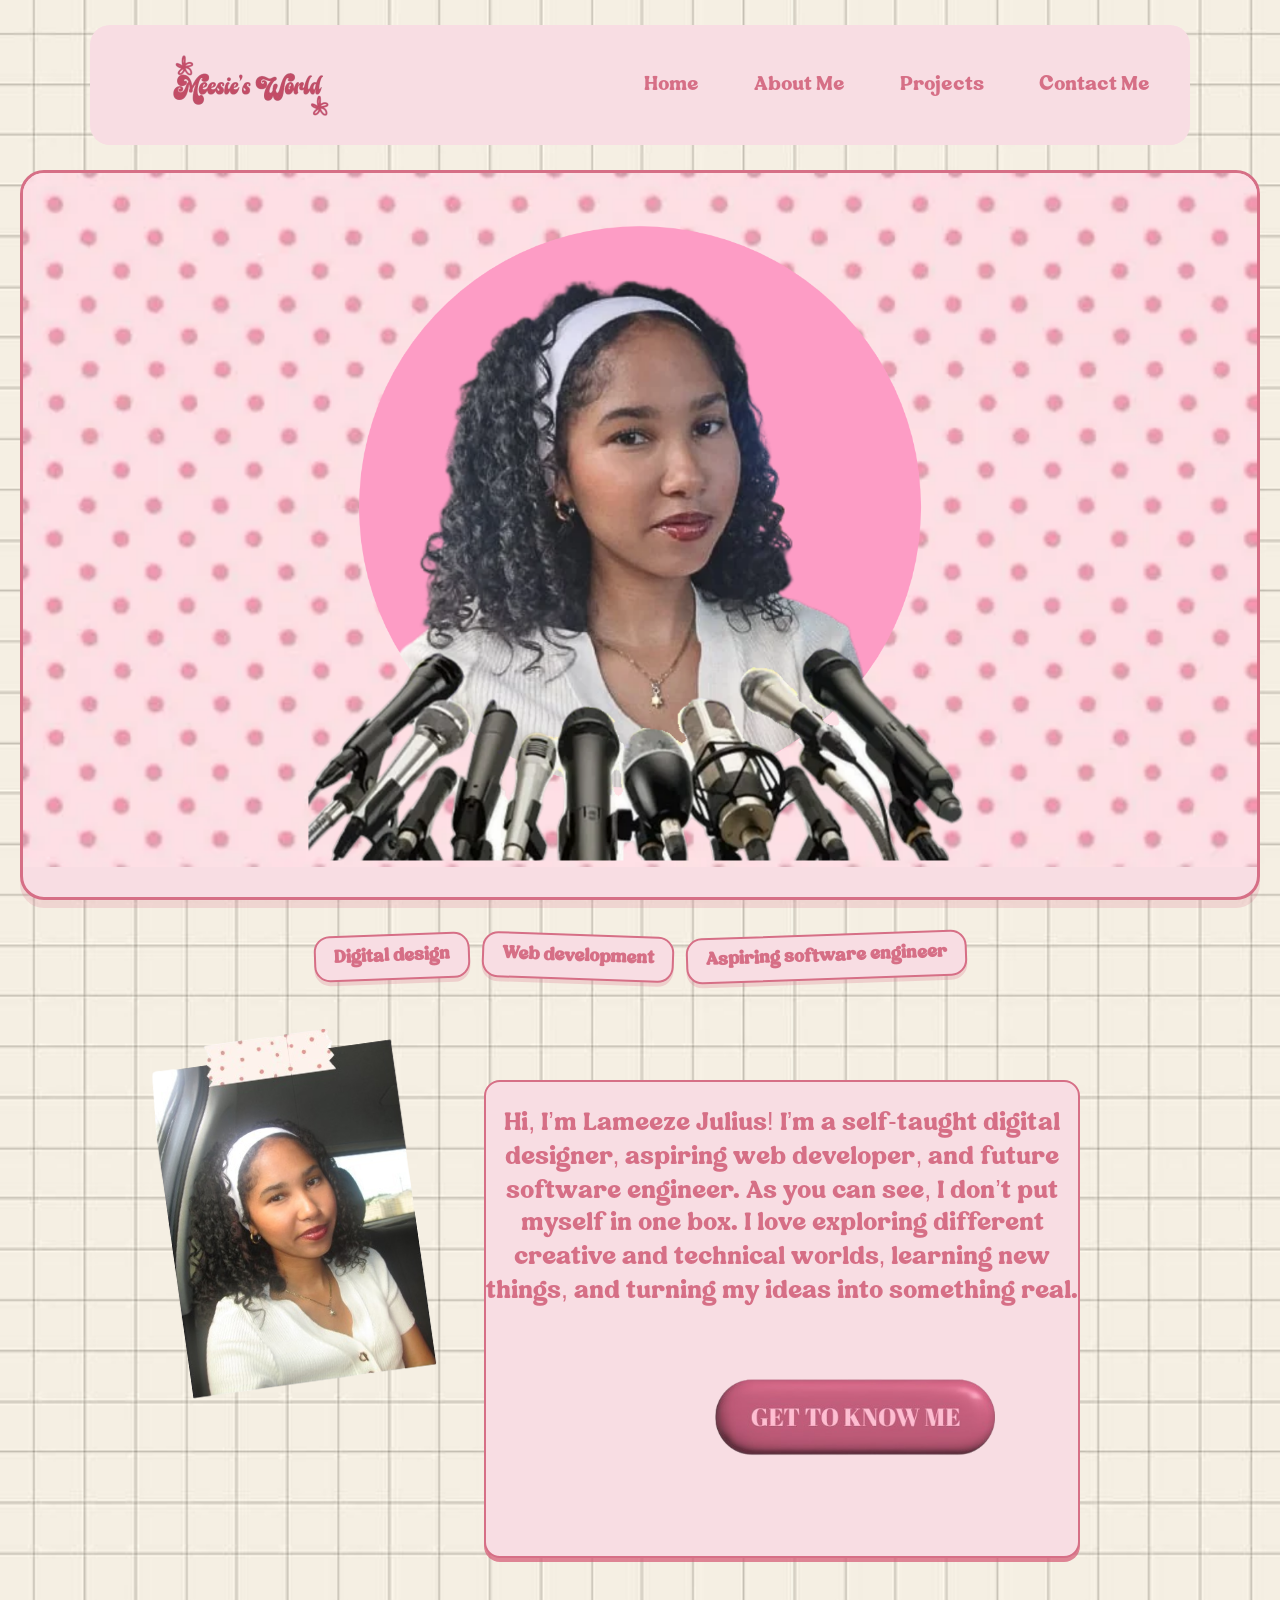
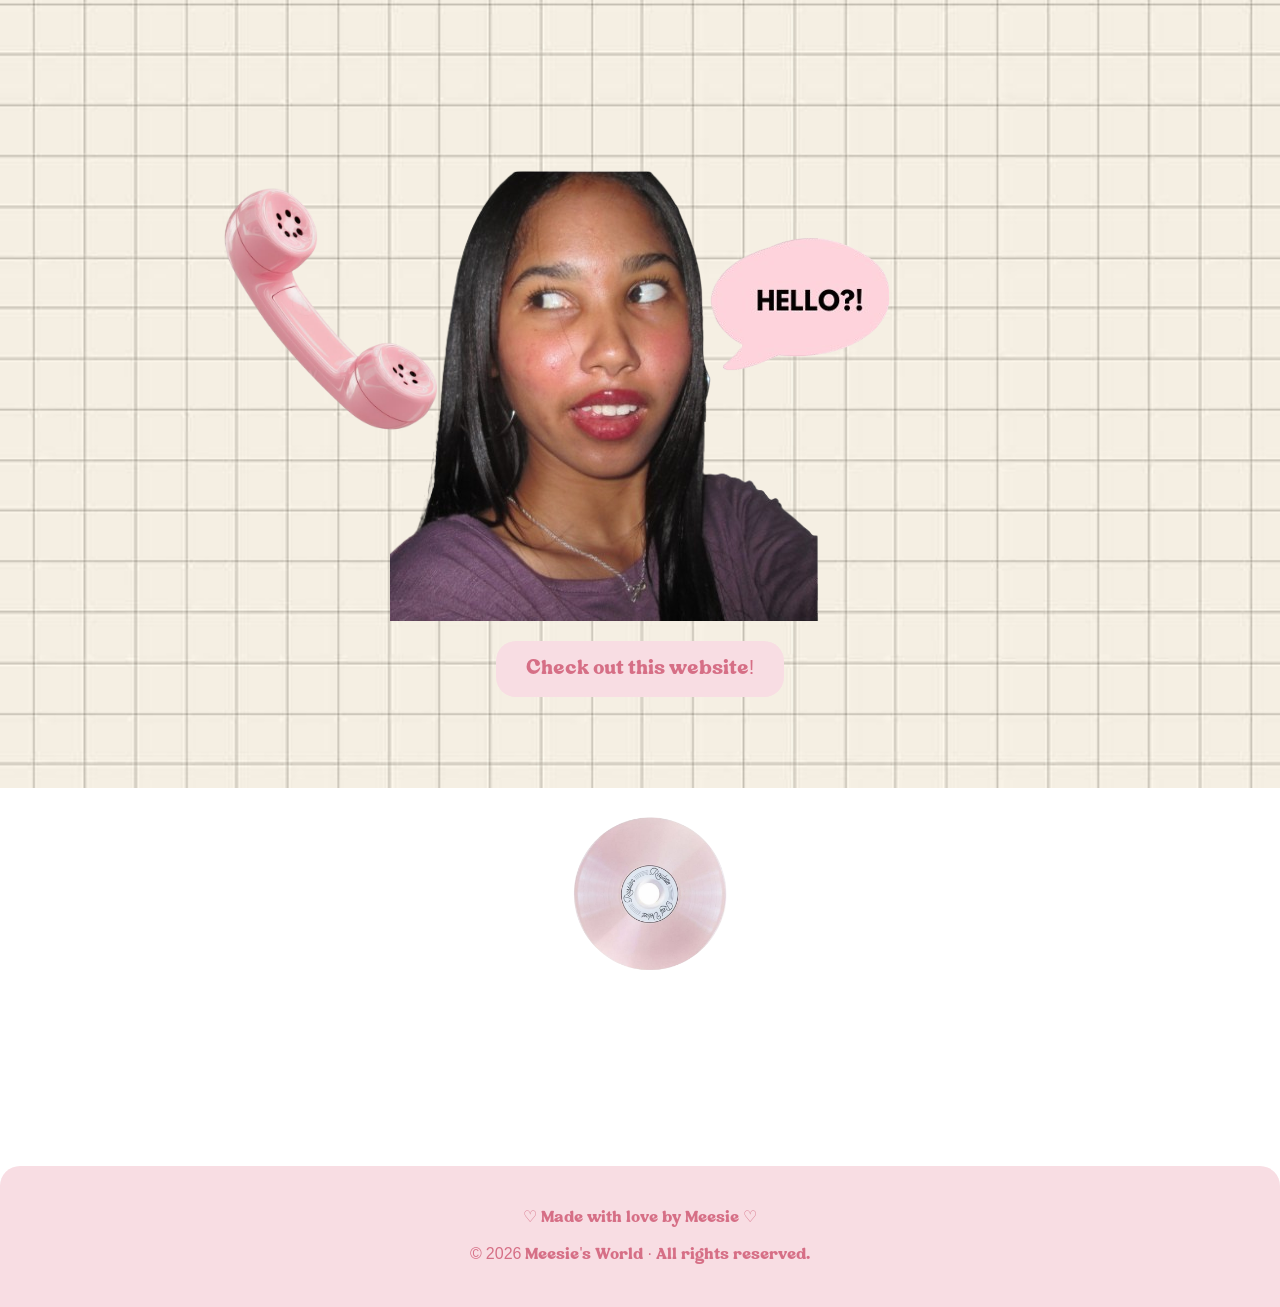
<file: index.html>
<!DOCTYPE html>
<html lang="en">
<head>
    <meta charset="UTF-8">
    <meta name="viewport" content="width=device-width, initial-scale=1">
    <link rel="stylesheet" href="css/style.css">
    <script src="js/script.js" defer></script>
    <link href="https://fonts.googleapis.com/css2?family=Fraunces:opsz,wght,SOFT@9..144,600..900,100&family=Nunito:wght@500;700&display=swap" rel="stylesheet">
    <title>Home</title>

    <style>
@font-face {
    font-family: Bremlin;
    src: url('fonts/BremlinRegular-z8Yma.otf') format('opentype');
}

    

body {
    background-image: url('images/paper background.jpe');
    background-repeat: no-repeat;
    background-size: cover;
    background-attachment: fixed;
}

    </style>
</head>
<body class="home-page">
<div class="home-screen">
<header>

    <div class="nav-box">
    
 <a href="index.html">
            <img src="images/Meesie_s_World_logo-removebg-preview.png" class="logo" alt="Meesie's World Logo">
        </a>
    <nav>
            <a href="index.html">Home</a>
            <a href="about.html">About Me</a>
            <a href="work.html">Projects</a>
            <a href="contact.html">Contact Me</a>
        
    </nav>
    </div>
     
</header>

<section class="home-hero" aria-label="Lameeze with microphones">
    <img src="images/lameezexmicrophones.png" class="lameeze-microphones" alt="Lameeze with microphones">
</section>
</div>

<main class="home-content">
<ul class="tags" aria-label="What I do">
  <li>Digital design</li>
  <li>Web development</li>
  <li>Aspiring software engineer</li>
</ul>

<div class="matcha-container">
    <img src="images/meesie-tape.png" alt="Meesie holding a matcha latte" class="meesieTape">
    <div class="container-p">
        <p>Hi, I’m Lameeze Julius! I’m a self-taught digital<br>
                designer, aspiring web developer, and future<br>
                 software engineer. As you can see, I don’t put<br>
                  myself in one box. I love exploring different <br>
                  creative and technical worlds, learning new <br>
                   things, and turning my ideas into something real.</p>
</div>
</div>

<div class="hello-phone-row">
    <img src="images/HELLO-removebg-preview.png" class="Hello-pic Hello-pic-mobile">
    <div class="telephone-container">
        <img src="images/telephone.png" alt="Telephone" class="telephone">
    </div>
</div>

<a href="about.html">
    <img src="images/GET_TO_KNOW_ME_BTN-removebg-preview.png" class="gtk-btn">
</a>

<img src="images/HELLO-removebg-preview.png" class="Hello-pic Hello-pic-desktop">

<div class="website-link-wrap">
    <a class="social-button" href="https://delightfulcakess.netlify.app" target="_blank" rel="noopener noreferrer">
        Check out this website!
    </a>
</div>

<div class="music-button">

    <img src="images/cd2-Photoroom.png" 
         alt="Music player"
         onclick="toggleMusic()"
         id="music-image">

    <audio id="music">
        <source src="music/PinkPantheress - Girl Like Me (Instrumental).mp3" type="audio/mpeg">
    </audio>

</div>

</main>
<div class="footer">
    <p>♡ Made with love by Meesie ♡</p>
    <p>&copy; 2026 Meesie's World · All rights reserved.</p>
</div>
</body>
</html>
</file>
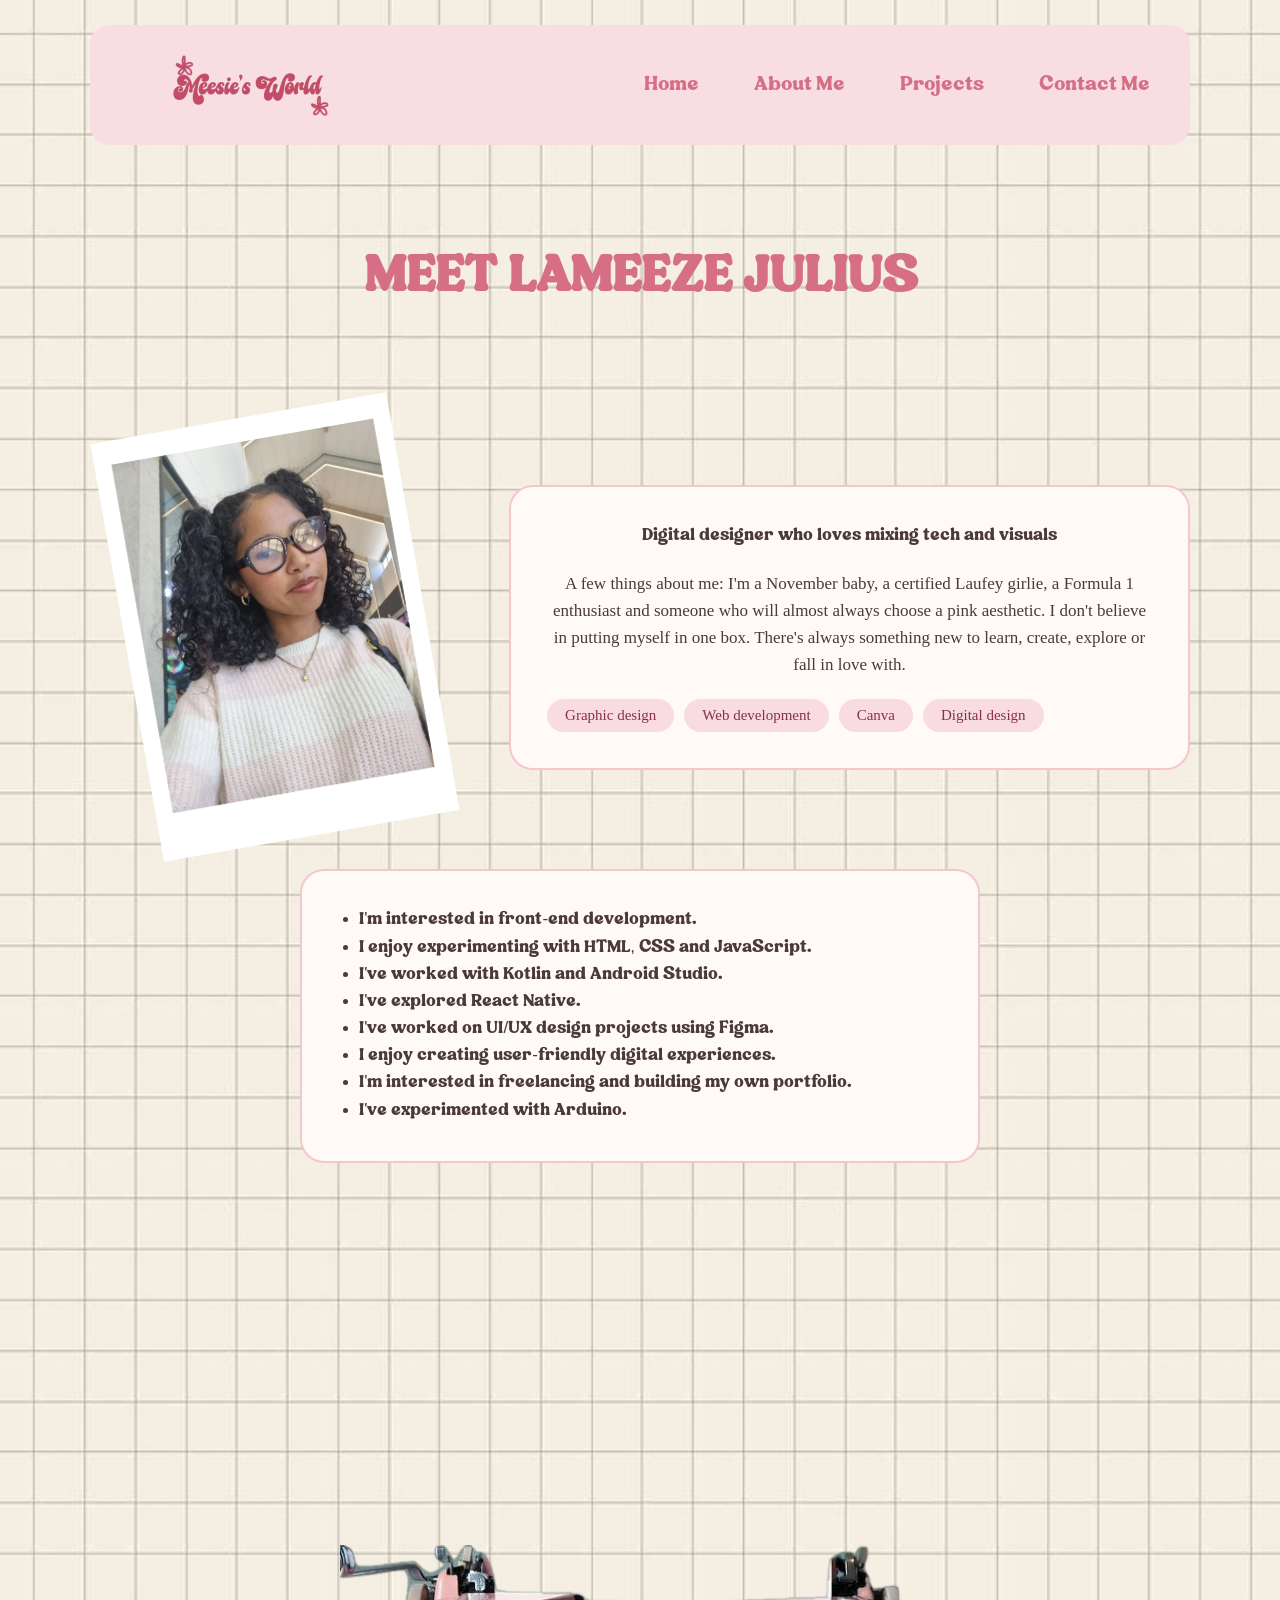
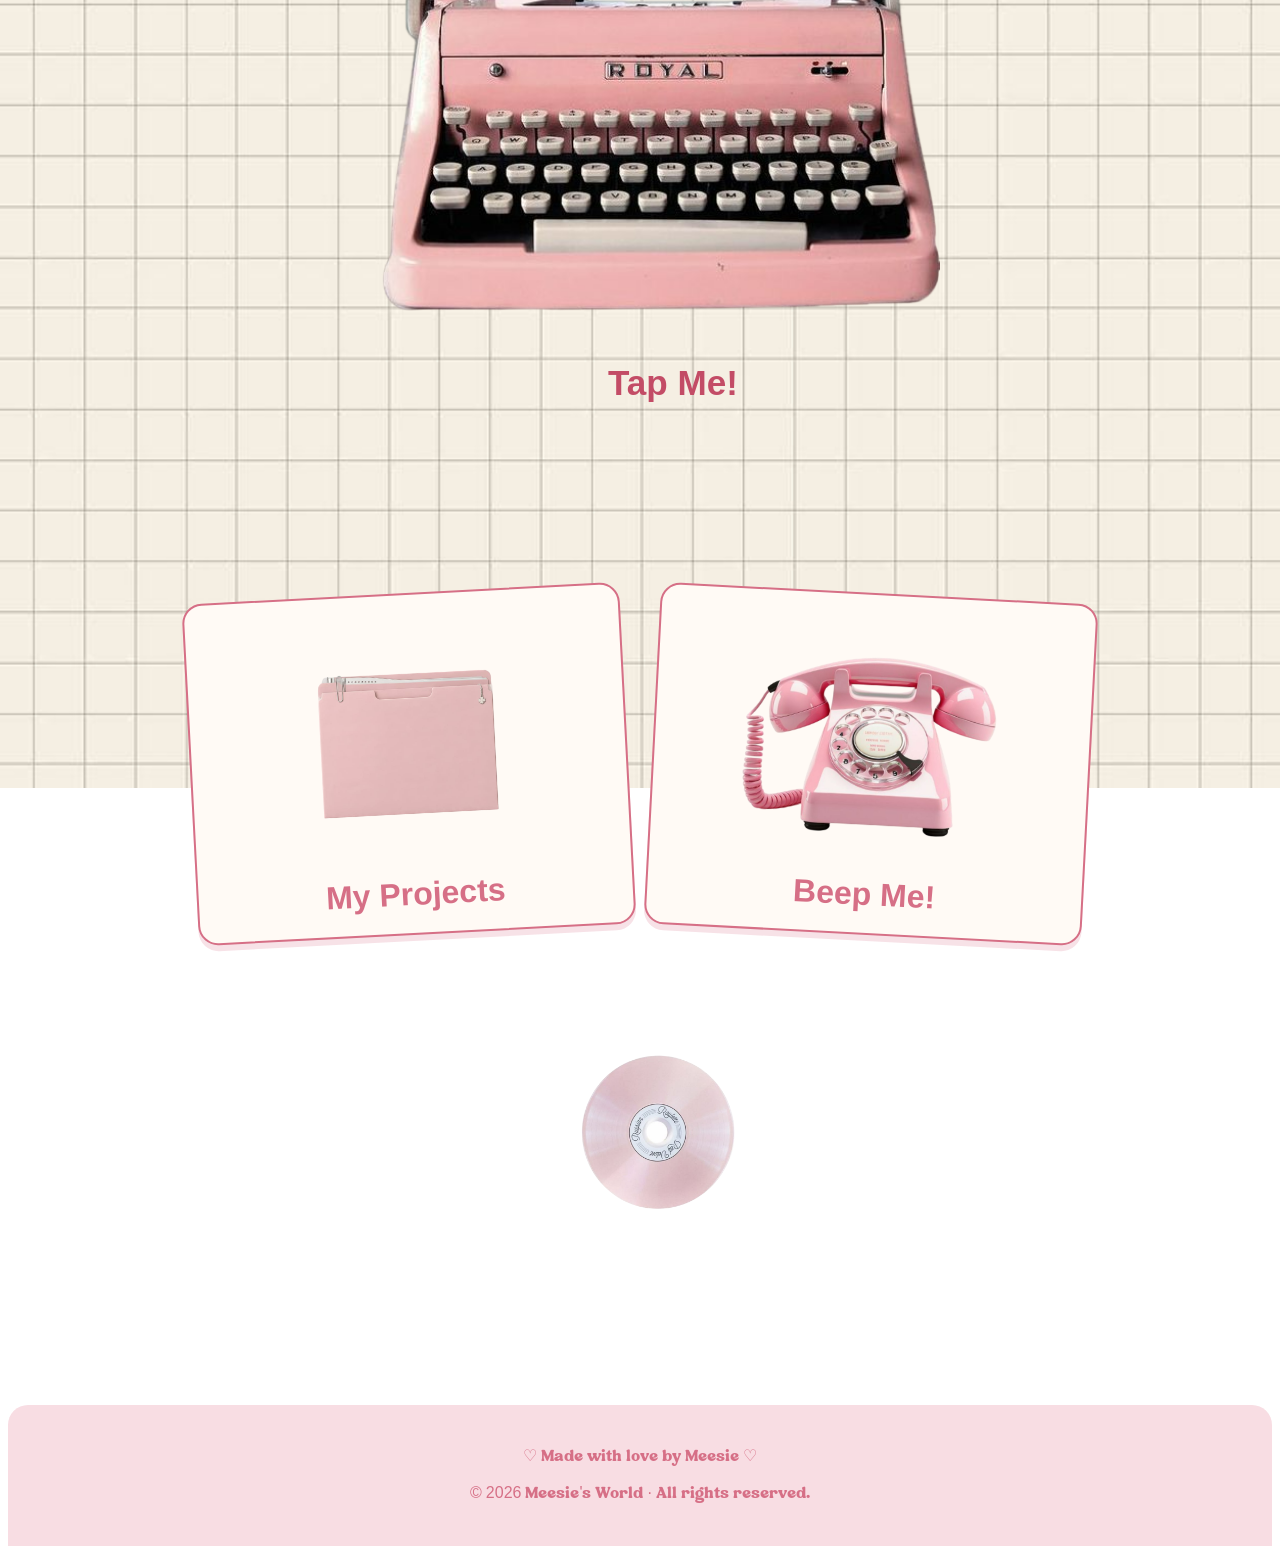
<file: about.html>
<!DOCTYPE html>
<html lang="en">
<head>
    <meta charset="UTF-8">
    <meta name="viewport" content="width=device-width, initial-scale=1">
    <link rel="stylesheet" href="css/style.css">
    <script src="js/script.js" defer></script>
    <title>About</title>

    <style>
@font-face {
    font-family: Bremlin;
    src: url('fonts/BremlinRegular-z8Yma.otf') format('opentype');
}

    

body {
    background-image: url('images/paper background.jpe');
    background-repeat: no-repeat;
    background-size: cover;
    background-attachment: fixed;
}
    </style>
</head>
<body class="about-page">
<header>

    <div class="nav-box">
    
 <a href="index.html">
            <img src="images/Meesie_s_World_logo-removebg-preview.png" class="logo" alt="Meesie's World Logo">
        </a>
    <nav>
            <a href="index.html">Home</a>
            <a href="about.html">About Me</a>
            <a href="work.html">Projects</a>
            <a href="contact.html">Contact Me</a>

        
    </nav>
    </div>
     
</header>

<div class="WelcomeToAbout-Text">
    <h1>MEET LAMEEZE JULIUS</h1>
</div>

<div class="about-showcase">
    <img src="images/polaroid curly.png" alt="Polaroid Curly" class="polaroid-curly">

    <div class="card">
        <p class="hook">Digital designer who loves mixing tech and visuals</p>
        <p>A few things about me: I'm a November baby, a certified Laufey girlie, 
        a Formula 1 enthusiast and someone who will almost always choose a pink aesthetic. 
        I don't believe in putting myself in one box. There's always something new to learn, create, 
        explore or fall in love with.
      </p>
        <ul class="pills">
            <li>Graphic design</li>
            <li>Web development</li>
            <li>Canva</li>
            <li>Digital design</li>
        </ul>
        
    </div>
</div>

<div class="card about-moreinfo">
<ul>
<li>I'm interested in front-end development.</li>
<li>I enjoy experimenting with HTML, CSS and JavaScript.</li>
<li>I've worked with Kotlin and Android Studio.</li>
<li>I've explored React Native.</li>
<li>I've worked on UI/UX design projects using Figma.</li>
<li>I enjoy creating user-friendly digital experiences.</li>
<li>I'm interested in freelancing and building my own portfolio.</li>
<li>I've experimented with Arduino.</li>  
</ul>
</div>

<!--Touch typewriter and paper pops out-->
<div class="typewriter-container" onclick="togglePaper()">
<img src="images/typewriter.png" alt="typewriter" class="typewriter-image">

<div class="paper" id="paper">
    <p>I am currently studying Mobile Application and Web Development, it's <br>
        my first year at college and I plan to pursue my Bachelor’s next year. 
        I’ve always been interested in tech, design and creating visuals, so I enjoy <br>
        having a mix of both in what I do. I would say I'm a graphic designer but I <br>
        use the term "Digital designer". Web development is my current thing at the moment, 
        I am kind of all over the place ♡.
</p>

</div>
</div>
<div class="tip-container" id="tip">
<h3 class="tip"> Tap Me!</h3>
</div>

<div class="about-feature-boxes">
    <div class="about-feature-card">
        <a href="work.html">
            <img src="images/pink file-Photoroom.png" alt="Pink File" class="pink-file">
            <h2 class="my-project-title">My Projects</h2>
        </a>
    </div>

    <div class="about-feature-card">
        <a href="contact.html">
            <img src="images/pinkRetroPhone-Photoroom.png" alt="Pink retro phone" class="pink-phone">
            <h2 class="beep">Beep Me!</h2>
        </a>
    </div>
</div>

<div class="music-button">

    <img src="images/cd2-Photoroom.png" 
         alt="Music player"
         onclick="toggleMusic()"
         id="music-image">

    <audio id="music">
        <source src="music/PinkPantheress - Girl Like Me (Instrumental).mp3" type="audio/mpeg">
    </audio>

</div>

<!-- Footer -->
<div class="footer">
    <p>♡ Made with love by Meesie ♡</p>
    <p>&copy; 2026 Meesie's World · All rights reserved.</p>
</div>


</body>
</html>
</file>
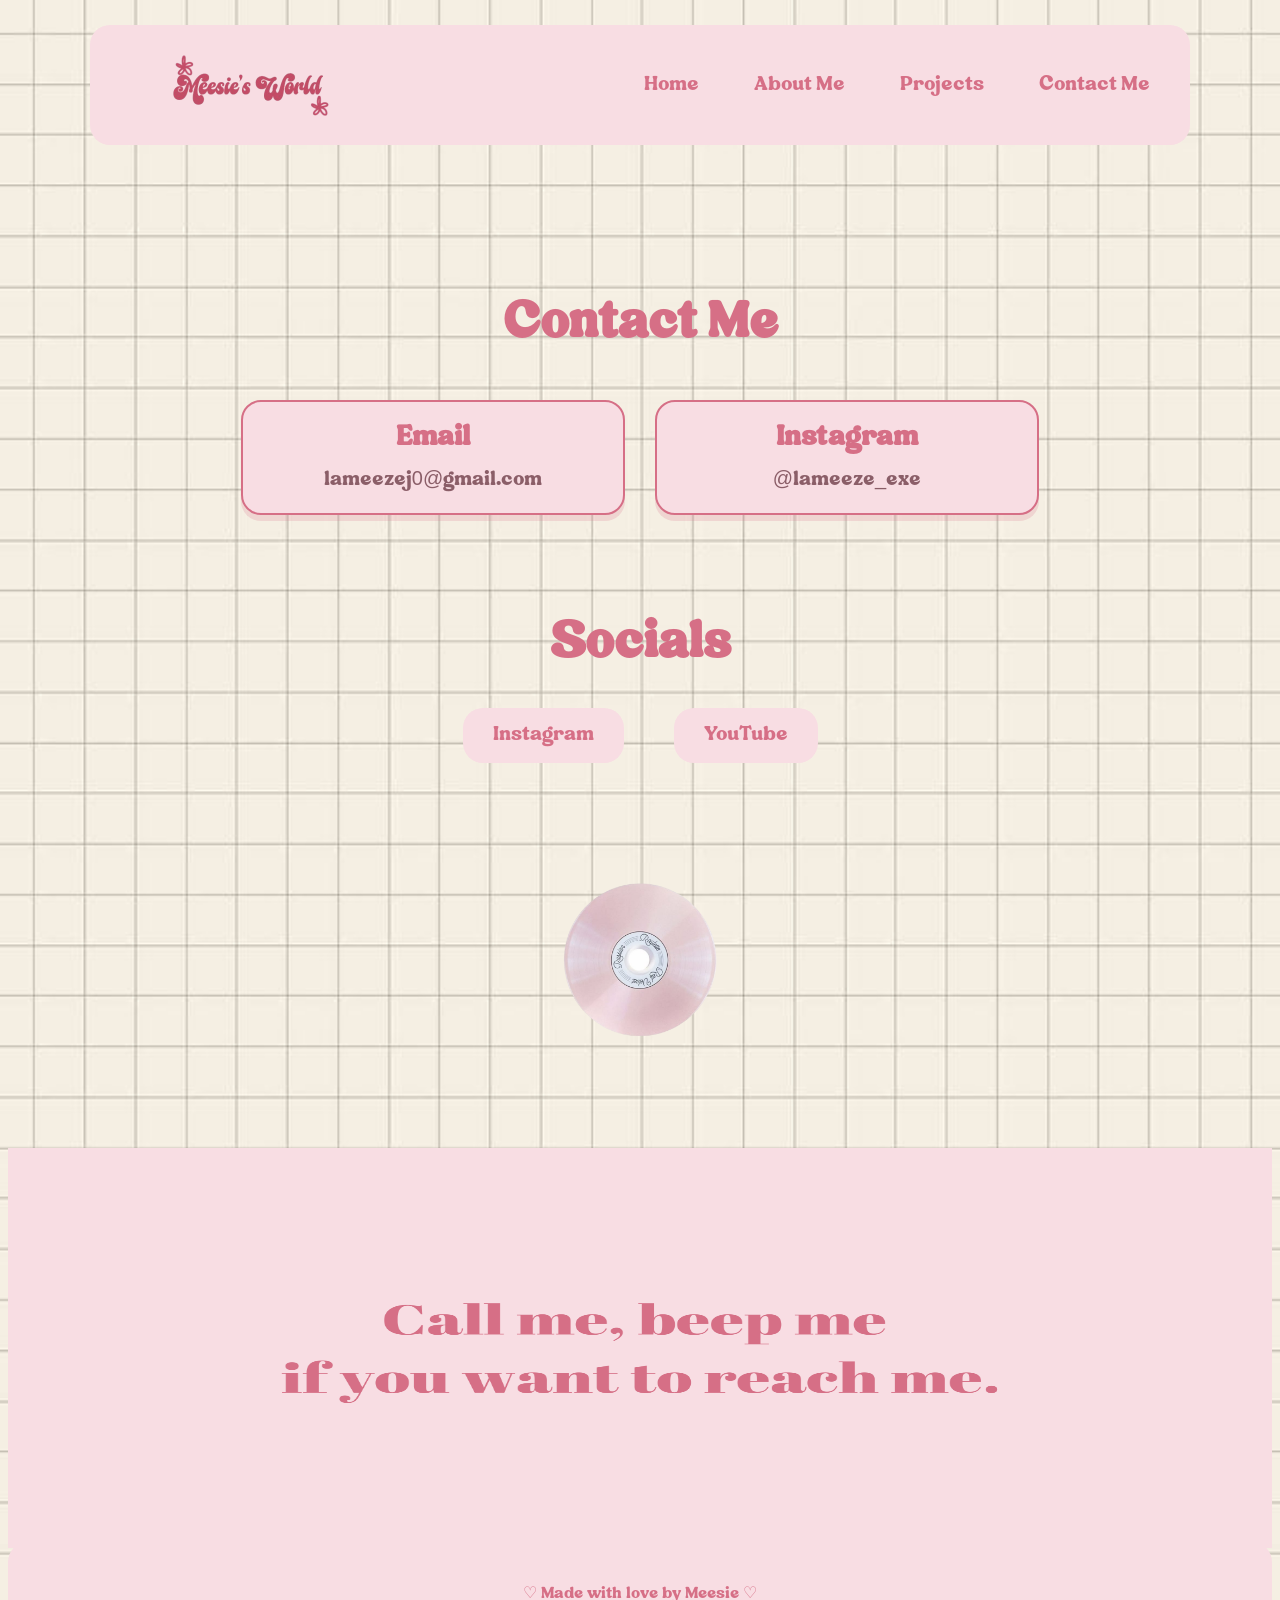
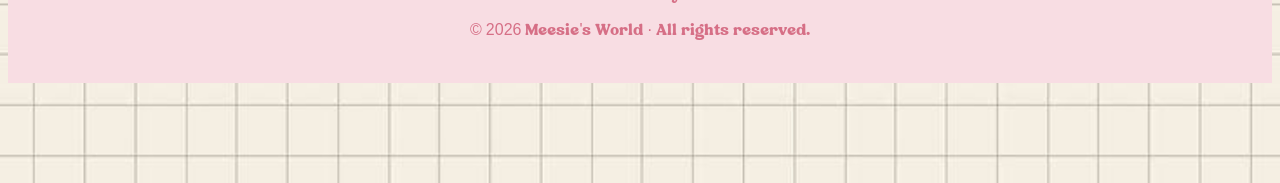
<file: contact.html>
<!DOCTYPE html>
<html lang="en">
<head>
    <meta charset="UTF-8">
    <meta name="viewport" content="width=device-width, initial-scale=1">
    <link rel="stylesheet" href="css/style.css">
    <script src="js/script.js" defer></script>
    <title>Contact</title>

    <style>
@font-face {
    font-family: Bremlin;
    src: url('fonts/BremlinRegular-z8Yma.otf') format('opentype');
}

    

body {
    background-image: url('images/paper background.jpe');
    background-repeat: no-repeat;
    background-size: cover;
    background-attachment: fixed;
}
    </style>
</head>
<body>
<header>

    <div class="nav-box">
    
 <a href="index.html">
            <img src="images/Meesie_s_World_logo-removebg-preview.png" class="logo" alt="Meesie's World Logo">
        </a>
    <nav>
            <a href="index.html">Home</a>
            <a href="about.html">About Me</a>
            <a href="work.html">Projects</a>
            <a href="contact.html">Contact Me</a>

        
    </nav>
    </div>
     
</header>


   <section class="contact">

    <h1>Contact Me </h1>

    <div class="contact-methods">
        <div class="contact-box">
            <h2>Email</h2>
            <p>lameezej0@gmail.com</p>
        </div>

        <div class="contact-box">
            <h2>Instagram</h2>
            <p>@lameeze_exe</p>
        </div>
    </div>

</section>





<section class="socials">

    <h1>Socials</h1>

    <div class="social-buttons">

    <a href="https://www.instagram.com/lameeze_exe/"
       target="_blank"
       class="social-button">
        Instagram
    </a>

      <a href="https://www.youtube.com/@lilcurlybean"
           target="_blank"
           class="social-button">
            YouTube
        </a>

    </div>



<div class="music-button">

    <img src="images/cd2-Photoroom.png" 
         alt="Music player"
         onclick="toggleMusic()"
         id="music-image">

    <audio id="music">
        <source src="music/PinkPantheress - Girl Like Me (Instrumental).mp3" type="audio/mpeg">
    </audio>

</div>

<img src="images/Call me, beep me if you want to reach me.2.png" class="banner">

<!--Footer-->

<div class="footer">
    <p>♡ Made with love by Meesie ♡</p>
    <p>&copy; 2026 Meesie's World · All rights reserved.</p>
</div>

</body>
</html>
</file>
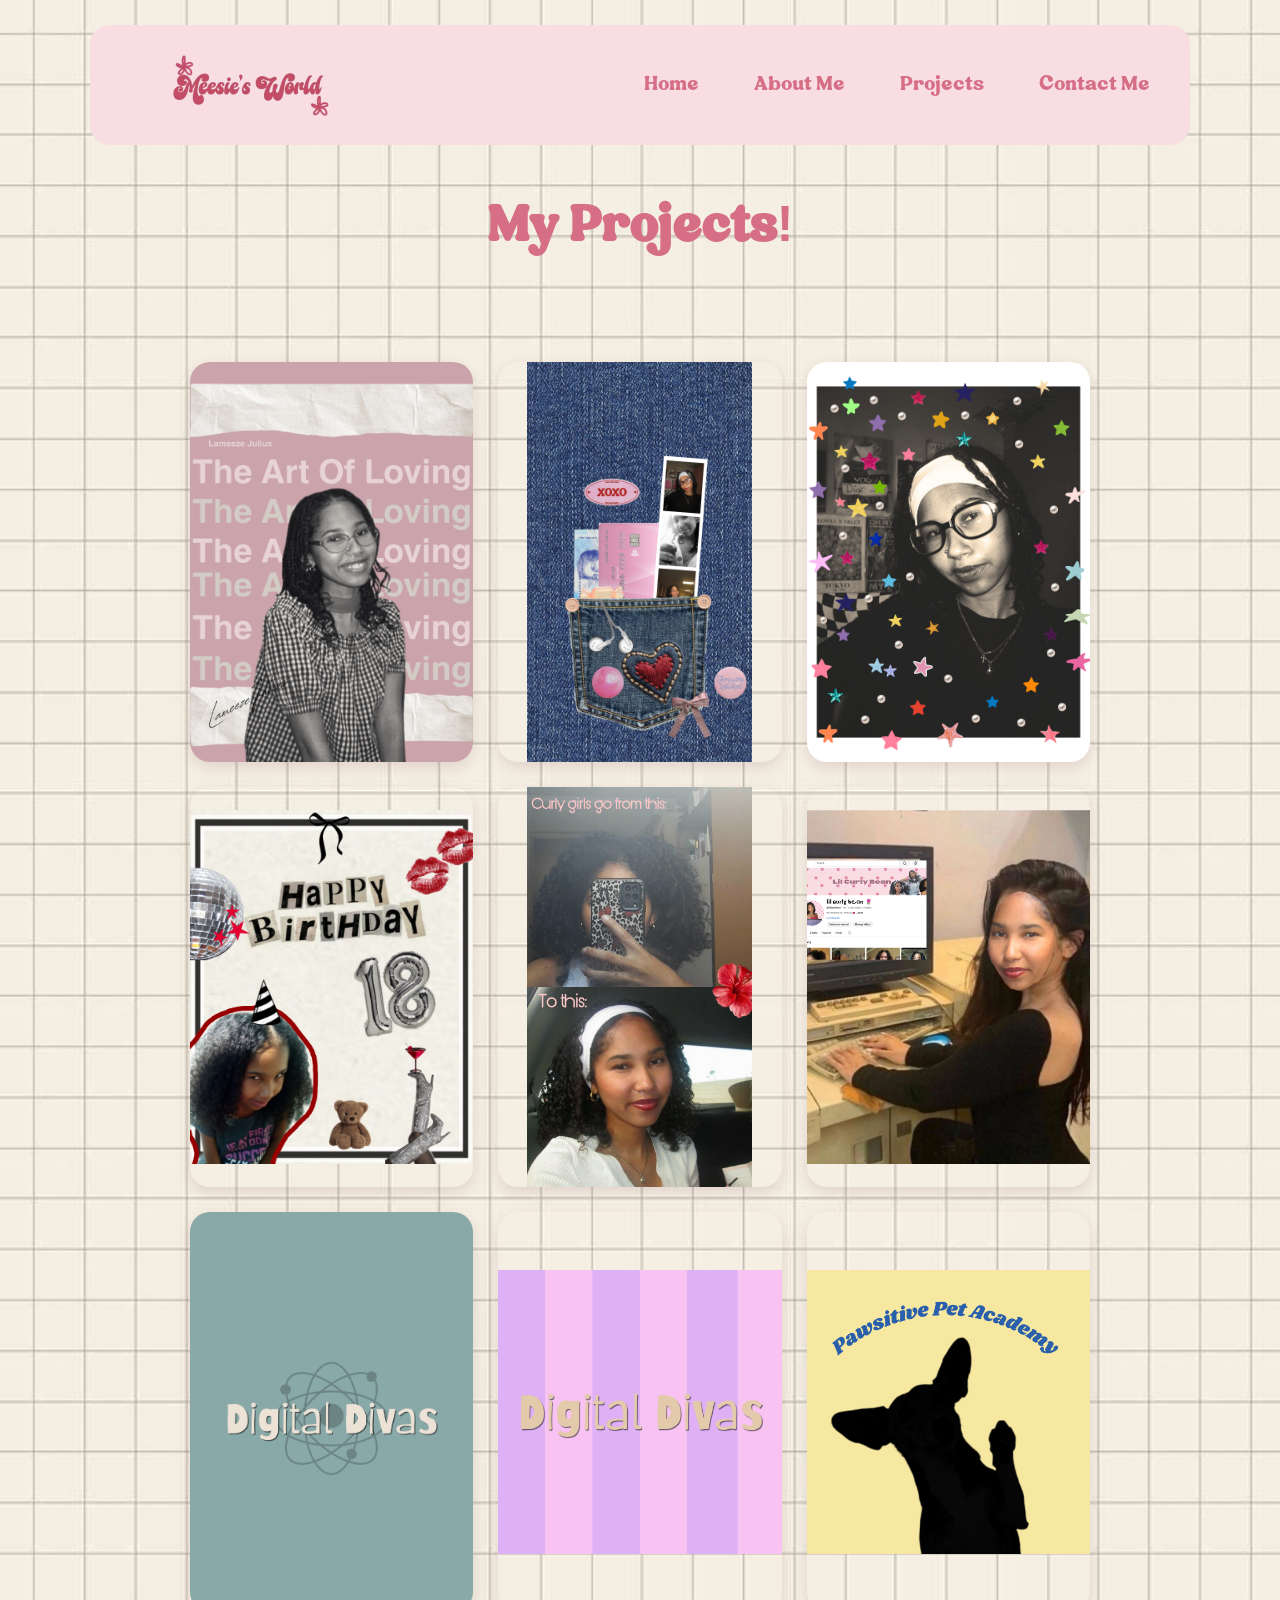
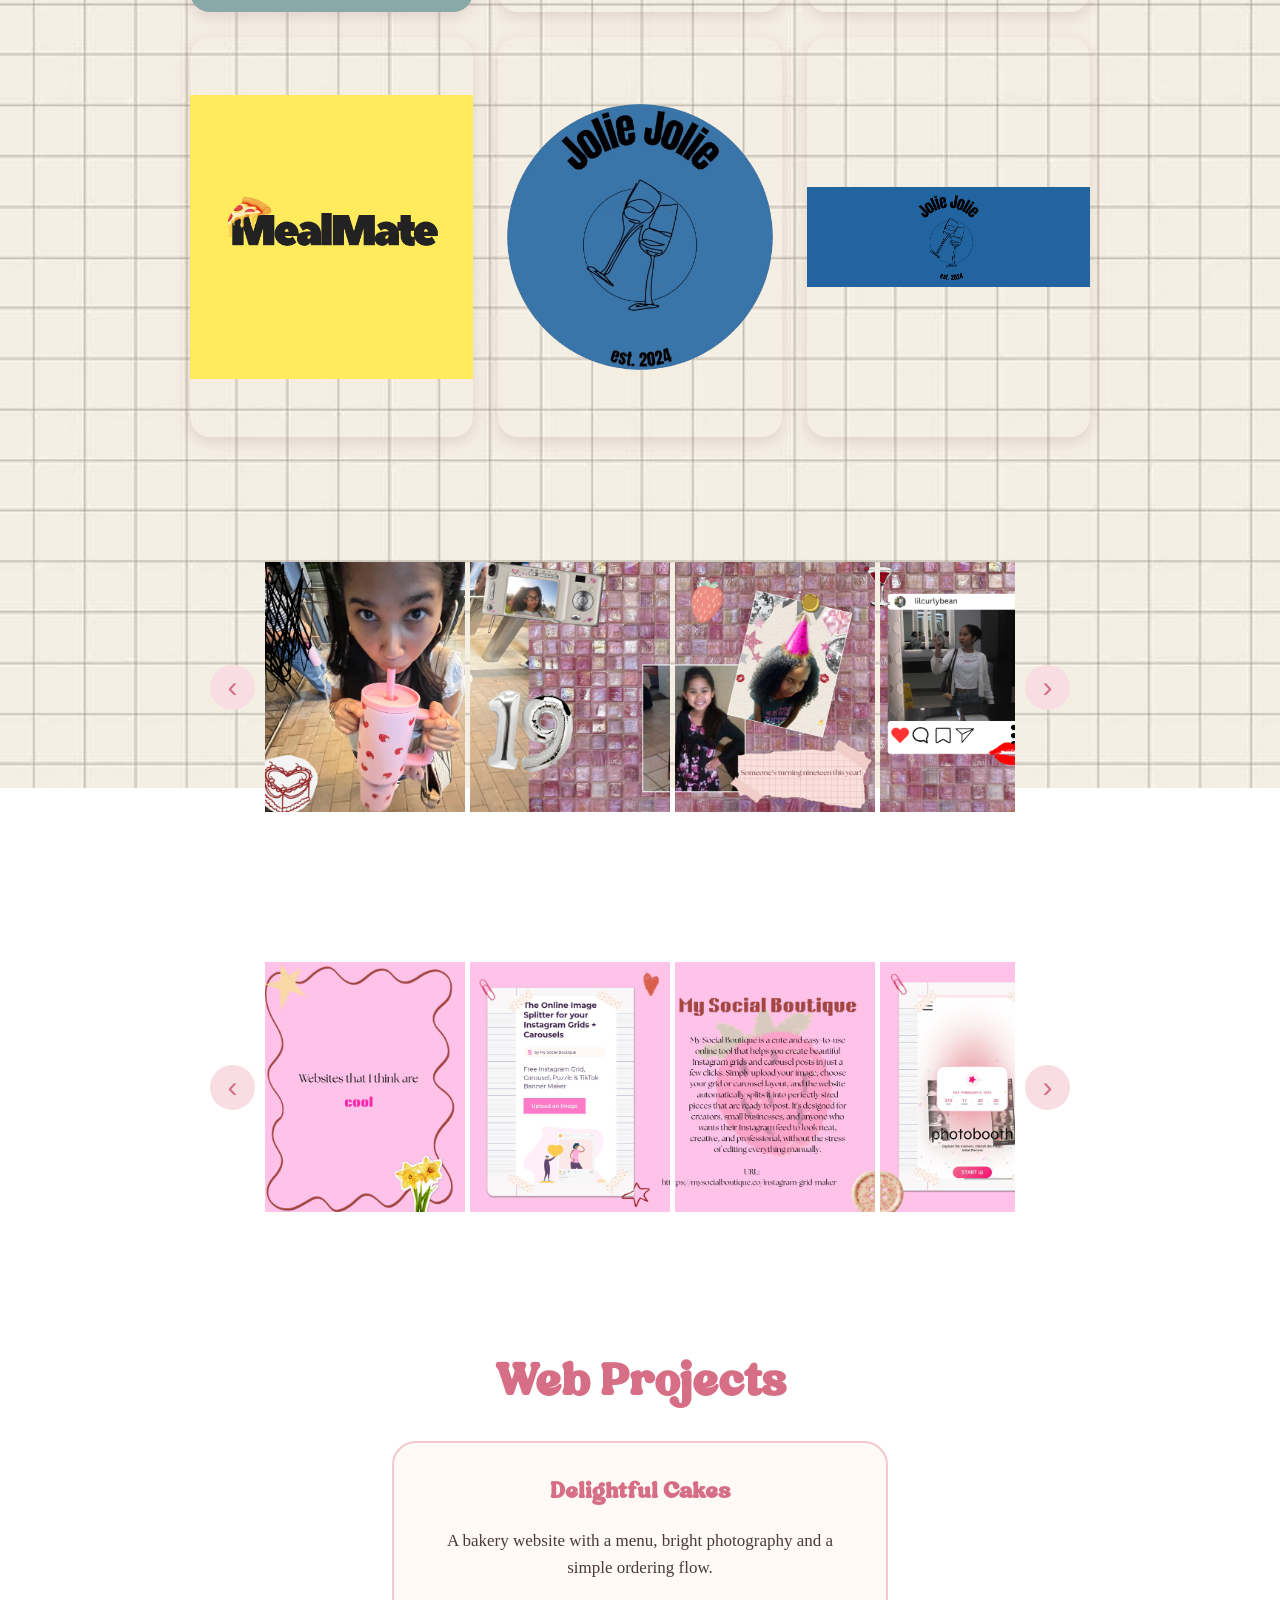
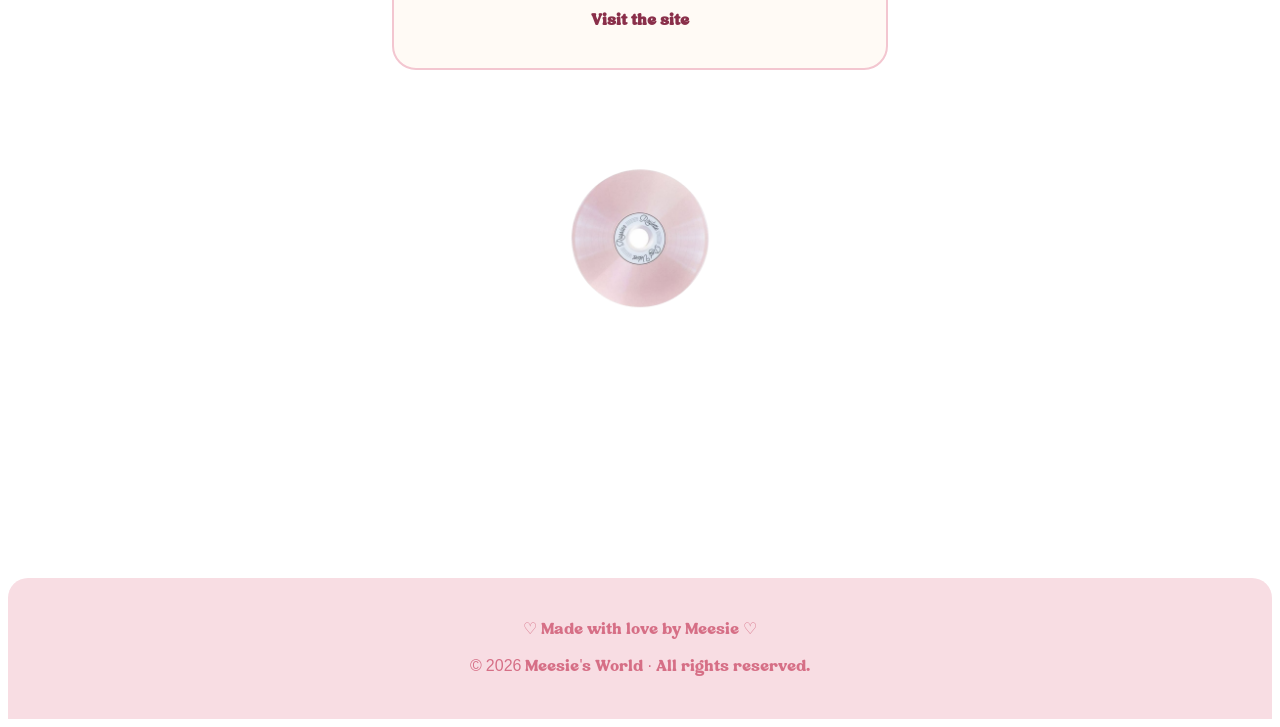
<file: work.html>
<!DOCTYPE html>
<html lang="en">
<head>
    <meta charset="UTF-8">
    <meta name="viewport" content="width=device-width, initial-scale=1">
    <link rel="stylesheet" href="css/style.css">
    <script src="js/script.js" defer></script>
    <title>My Projects</title>

    <style>
@font-face {
    font-family: Bremlin;
    src: url('fonts/BremlinRegular-z8Yma.otf') format('opentype');
}

    

body {
    background-image: url('images/paper background.jpe');
    background-repeat: no-repeat;
    background-size: cover;
    background-attachment: fixed;
}
    </style>
</head>
<body class="work-page">
<header>

    <div class="nav-box">
    
 <a href="index.html">
            <img src="images/Meesie_s_World_logo-removebg-preview.png" class="logo" alt="Meesie's World Logo">
        </a>
    <nav>
            <a href="index.html">Home</a>
            <a href="about.html">About Me</a>
            <a href="work.html">Projects</a>
            <a href="contact.html">Contact Me</a>

        
    </nav>
    </div>
     
</header>

<h1 class="projects-heading">My Projects!</h1>

<div class="image-grid">

    <img src="images/The Art Of Loving.png" alt="The Art Of Loving">
    <img src="images/pocket.png" alt="Pocket full of love">
    <img src="images/starry night.png" alt="Starry Night">
    <img src="images/birthday girl.png" alt="mini Lameeze">
    <img src="images/curly girl.jpg" alt="curly girl">
    <img src="images/meesie uchis.png" alt="Meesie Uchis">
    <img src="images/Digital DivasLogo.png" alt="Digital Divas Logo">
    <img src="images/DigitalDivasGroup.png" alt="Digital Divas Group Logo">
    <img src="images/ppa meez.png" alt="Pawsitive Pet Academy logo">
    <img src="images/MealMate1.png" alt="MealMate Logo">
    <img src="images/jolie_jolie_logo.png" alt="Jolie Jolie Logo">
    <img src="images/jolie jolie.png" alt="Jolie Jolie">


</div>


<!-- Carousel -->

<div class="carousel">

    <button class="carousel-btn" onclick="moveSlide(-1)">‹</button>

    <div class="carousel-window">
        <div class="carousel-track">

            <img src="images/CarouselMaker_IG_Splitter_plvxz/CarouselMaker_ImageSplitter_1.1.png" alt="Carousel Image 1">

            <img src="images/CarouselMaker_IG_Splitter_plvxz/CarouselMaker_ImageSplitter_1.2.png" alt="Carousel Image 2">

            <img src="images/CarouselMaker_IG_Splitter_plvxz/CarouselMaker_ImageSplitter_1.3.png" alt="Carousel Image 3">

            <img src="images/CarouselMaker_IG_Splitter_c5liir/CarouselMaker_ImageSplitter_4.png" alt="Carousel Image 4">

            <img src="images/CarouselMaker_IG_Splitter_c5liir/CarouselMaker_ImageSplitter_5.png" alt="Carousel Image 5">

            <img src="images/CarouselMaker_IG_Splitter_c5liir/CarouselMaker_ImageSplitter_6.png" alt="Carousel Image 6">

            
        </div>
    </div>

    <button class="carousel-btn" onclick="moveSlide(1)">›</button>

</div>

<!-- Second Carousel -->

<div class="carousel2">

    <button class="carousel-btn2" onclick="moveSlide(-1, '.carousel2')">‹</button>

    <div class="carousel-window2">
        <div class="carousel-track2">

            <img src="images/wtitacf1/0.jpg" alt="Carousel Image 1">

            <img src="images/wtitacf1/1.jpg" alt="Carousel Image 2">

            <img src="images/wtitacf1/2.jpg" alt="Carousel Image 3">

            <img src="images/wtitacf2/0.jpg" alt="Carousel Image 4">

            <img src="images/wtitacf2/1.jpg" alt="Carousel Image 5">

            <img src="images/wtitacf2/2.jpg" alt="Carousel Image 6">

            
        </div>
    </div>

    <button class="carousel-btn2" onclick="moveSlide(1, '.carousel2')">›</button>

</div>

<section class="projects" id="projects">
  <h2>Web Projects</h2>

  <div class="cards work-projects">
    <a class="card" href="https://delightfulcakess.netlify.app" target="_blank" rel="noopener">
      <h3>Delightful Cakes</h3>
      <p>A bakery website with a menu, bright photography and a simple ordering flow.</p>
      <span class="go">Visit the site</span>
    </a>
  </div>

  <div class="music-button">
    <img src="images/cd2-Photoroom.png" 
         alt="Music player"
         onclick="toggleMusic()"
         id="music-image">
  </div>

  <audio id="music">
      <source src="music/PinkPantheress - Girl Like Me (Instrumental).mp3" type="audio/mpeg">
  </audio>
</section>

<!-- Footer -->
<div class="footer">
    <p>♡ Made with love by Meesie ♡</p>
    <p>&copy; 2026 Meesie's World · All rights reserved.</p>
</div>

</body>
</html>
</file>
<file: css/style.css>
.pink-box {
   background-color: #F8DDE3;

padding: 30px;
margin: 70px auto;

width: 100%;
max-width: 700px;

text-align: center;

border-radius: 20px;
box-sizing: border-box;
    
}

.pink-box h2 {
font-family: Bremlin, sans-serif;
font-size: 45px;
color: #D66F86;
}

.pink-box p {
font-family: Bremlin, sans-serif;
font-size: 22px;
color: #D66F86;
}

.logo {
    
    height: auto;
    top: 0%;
    left: 20px;
    width: 250px;
}

nav {
  display: flex;
align-items: center;
gap: 25px;
   
}

nav a {
  text-decoration: none;
    color: #8B5E68;
    font-family: Bremlin, sans-serif; 
    font-size: 20px;
padding: 10px 15px;
}

nav a {
    color: #D66F86;
}

.nav-box {
    width: 100%;
max-width: 1100px;
height: 120px;
margin: 25px auto;
padding: 10px 25px;

background-color: #F8DDE3;
border-radius: 20px;

display: flex;
align-items: center;
justify-content: space-between;

box-sizing: border-box;

}

.home-page {
    margin: 0;
}

.home-screen {
    display: flex;
    flex-direction: column;
    min-height: 100vh;
    min-height: 100svh;
}

.home-screen > header {
    flex: 0 0 auto;
}

.home-screen .nav-box {
    width: calc(100% - 40px);
}

.home-hero {
    display: flex;
    flex: 1 1 auto;
    min-height: 150px;
    width: calc(100% - 40px);
    margin: 0 auto;
    overflow: hidden;
    border: 3px solid #D66F86;
    border-radius: 24px;
    background: #F8DDE3;
    box-shadow: 0 8px 0 rgba(214, 111, 134, 0.2);
    box-sizing: border-box;
    

}

.lameeze-microphones {
    display: block;
    width: 100%;
    height: 80%;
    object-fit: contain;
}

.home-content {
    display: flow-root;
}

.tags {
  display: flex;
  flex-wrap: wrap;
  justify-content: center;
  gap: 12px;
  list-style: none;
  padding: 0;
  margin: 34px auto 0;
  width: min(90%, 900px);
}

.tags li {
  background: #F8DDE3;
  color: #D66F86;
  font-family: Bremlin, sans-serif;
  font-size: 18px;
  font-weight: 700;
  padding: 10px 18px;
  border: 2px solid #D66F86;
  border-radius: 16px;
  box-shadow: 0 4px 0 rgba(214, 111, 134, 0.25);
}

.tags li:nth-child(odd){transform:rotate(-2deg)}
.tags li:nth-child(even){transform:rotate(2deg)}


.meesieTape {
    position: relative;
    display: block;
    width: 350px;
    height: auto;
    margin: 20px auto;
    left: -50px;
    top: 0;
    border-radius: 20px;
    transform: rotate(-8deg);
    transform-origin: center;
}
.matcha-container {
    display: flex;
}
.container-p {
        position: relative;
     text-align: center;
     right: 200px;
    font-family: 'Bremlin', sans-serif;
    font-size: 25px;
    color: #D66F86;
top: 100px;
   border: 2px solid #D66F86;
  border-radius: 16px;
  box-shadow: 0 4px 0 rgba(216, 97, 123, 0.753);
  background-color: #F8DDE3;
}
.gtk-btn {
    position: relative;
    right: -600px;
    margin-top: -1000px;
    margin-bottom: 200px;
    margin-left: 80px;
    width: 350px;
    transform: translateY(25px);
}
.telephone {
    position: relative;
    display: block;
    width: 300px;
    height: auto;
    margin: 20px auto;
    left: -300px;
    top: -1px;
}

.home-page .telephone {
    top: 300px;
    animation: phoneRing 2s ease-in-out infinite;
}

@keyframes phoneRing {
    0%, 70%, 100%, 88% {
        transform: rotate(20deg);
    }

    72% {
        transform: rotate(28deg);
    }

    76% {
        transform: rotate(12deg);
    }

    80% {
        transform: rotate(28deg);
    }

    84% {
        transform: rotate(12deg);
    }
}

.Hello-pic {
    width: 500px;
    margin-top: -1000px;
    left: -3000px;

animation: typewriterFloat 3s ease-in-out infinite;

}

.home-page .Hello-pic-mobile {
    display: none;
}

.home-page .Hello-pic-desktop {
    display: block;
    margin-left: auto;
    margin-right: auto;
    margin-top: -50px;
}

@keyframes typewriterFloat {
    0% {
        transform: translateY(0) rotate(0deg);
    }

    25% {
        transform: translateY(-10px) rotate(-3deg);
    }

    50% {
        transform: translateY(0) rotate(0deg);
    }

    75% {
        transform: translateY(-10px) rotate(3deg);
    }

    100% {
        transform: translateY(0) rotate(0deg);
    }
    
}





/*About page*/
.WelcomeToAbout-Text {
    text-align: center;
    margin: 50px auto;
    padding: 20px;
}

.WelcomeToAbout-Text h1 {
    font-family: Bremlin, sans-serif;
    font-size: 50px;
    color: #D66F86;
}
.polaroid-curly {
    position: relative;
    display: block;
    margin: 0 auto;
    max-width: 20%;
    height: auto;
    top: 0%;
    left: -300px;
    transform: translateX(-10px) rotate(-10deg);

   
}


/* Typewriter and Paper */
.typewriter-container {
    position: relative;
    width: 600px;
    height: 700px;
    margin: 50px auto 0;
    cursor: pointer;
    overflow: hidden;
}

.typewriter-image {
    position: absolute;
    width: 100%;
    bottom: 0;
    left: 0;
    z-index: 2;
}
.paper {
    position: absolute;

    width: 72%;
    height: 900px;

    left: 14%;
    top: 5%;

    background: #fcfcfc;

    padding: 25px;
    box-sizing: border-box;

    z-index: 1;
/*Start the paper down inside the typewriter*/
    transform: translateY(900px);

    transition: transform 1.5s ease-in-out;
}
/* When the paper is "out", move it up to be visible */
.paper.out {
    transform: translateY(0);
}
/* Style the text inside the paper */
.paper p {
    font-family: Bremlin, sans-serif;
    font-size: 18px;
    line-height: 1.5;
    text-align: center;
    margin: 0;
}
.tip-container {
    justify-content: center;
    align-items: center;
    height: 200px;
    margin-top: 50px;
    margin-left: 600px;
    font-size: 30px;
}
.tip {
    font-family: Impact, Haettenschweiler, 'Arial Narrow Bold', sans-serif;
    font-style: bold;
    color: #c34c66;
    
    
}


.pink-file {
    position: relative;
    display: block;
    margin: -210px auto 10px;
    max-width: 25%;
    height: auto;
    top: 0%;
    left: -300px;
     transform: translateX(-10px) rotate(-10deg);
    z-index: 9999;
}

.my-project-title {
     font-family:Impact, Haettenschweiler, 'Arial Narrow Bold', sans-serif;
    font-size: 40px;
    color: #D66F86;
    margin-top: -710px;
    margin-bottom: 500px;
    margin-left: 950px;
}

.pink-phone {
   position: relative;
    display: block;
    margin-top: -500px;
    margin-bottom: 500px;
    max-width: 25%;
    height: auto;
    top: 50%;
    left: 850px;
     transform: translateX(10px) rotate(10deg);
    z-index: 9999; 
}

.beep {
    font-family:Impact, Haettenschweiler, 'Arial Narrow Bold', sans-serif;
    font-size: 40px;
    color: #D66F86;
    margin-top: -710px;
    margin-bottom: 500px;
    margin-left: 950px;


}

.footer {
   background-color: #F8DDE3;
    color: #D66F86;
    text-align: center;
    padding: 25px;
    margin-top: 80px;
    font-family: Bremlin, sans-serif;
    border-radius: 20px 20px 0 0;
}

/* Work page */
.projects-heading {
    text-align: center;
    font-family: Bremlin, sans-serif;
    font-size: 50px;
    color: #D66F86;
    margin-top: 50px;
}

.image-grid {
    display: grid;
    grid-template-columns: repeat(3, 1fr);
    gap: 25px;

    width: 80%;
    max-width: 900px;
    margin: 100px auto;
}

.image-grid img {
    width: 100%;
    height: 400px;
    object-fit: contain;
    border-radius: 20px;
    
    box-shadow: 0 5px 15px rgba(139, 94, 104, 0.2);

    transition: transform 0.3s ease;
}

.image-grid img:hover {
    transform: scale(1.05) rotate(2deg);
}

/* Carousel */

.carousel {
    width: 900px;
    max-width: 90%;
    margin: 100px auto;

    display: flex;
    align-items: center;
    justify-content: center;
    gap: 10px;
}

.carousel-window {
    width: 750px;
    overflow: hidden;
}

.carousel-track {
    display: flex;
    gap: 5px;
    transition: transform 0.5s ease;
}

.carousel-track img {
    width: 200px;
    height: 300px;

    object-fit: contain;

    flex-shrink: 0;
    padding: 0;
    display: block;   
}

.carousel-btn {
    width: 45px;
    height: 45px;

    border: none;
    border-radius: 50%;

    background-color: #F8DDE3;
    color: #D66F86;

    font-size: 30px;

    cursor: pointer;
}
/* Second Carousel */
.carousel2 {
    width: 900px;
    max-width: 90%;
    margin: 100px auto;

    display: flex;
    align-items: center;
    justify-content: center;
    gap: 10px;
}

.carousel-window2 {
    width: 750px;
    overflow: hidden;
}

.carousel-track2 {
    display: flex;
    gap: 5px;
    transition: transform 0.5s ease;
}

.carousel-track2 img {
    width: 200px;
    height: 300px;

    object-fit: contain;

    flex-shrink: 0;
    padding: 0;
    display: block;   
}

.carousel-btn2 {
    width: 45px;
    height: 45px;

    border: none;
    border-radius: 50%;

    background-color: #F8DDE3;
    color: #D66F86;

    font-size: 30px;

    cursor: pointer;
}


#music-image {
    width: 200px;
    cursor: pointer;
    margin-left: 550px;
}

.work-page .music-button {
    display: flex;
    justify-content: center;
    margin-top: 18px;
}

.work-page #music-image {
    width: 180px;
    display: block;
    margin: 0 auto;
}

#music-image.playing {
    animation: spinCD 3s linear infinite;
}

@keyframes spinCD {
    from {
        transform: rotate(0deg);
    }

    to {
        transform: rotate(360deg);
    }
}

.music-frame {
    position: fixed;
    bottom: 30px;
    right: 30px;
    width: 110px;
    height: 110px;
    border: none;
    z-index: 9999;
}

<!--Contactpage-->

.contact {
    text-align: center;
    margin: 100px auto;
    width: 100%;
}

.contact h1 {
    font-family: Bremlin, sans-serif;
    font-size: 50px;
    color: #D66F86;
    text-align: center;
    margin-top: 150px;
}

.contact-methods {
    display: flex;
    justify-content: center;
    align-items: stretch;
    gap: 30px;
    flex-wrap: wrap;
    margin-top: 30px;
}

.contact-box {
    background: #F8DDE3;
    border: 2px solid #D66F86;
    border-radius: 20px;
    padding: 20px 30px;
    min-width: 240px;
    width: min(320px, 100%);
    box-shadow: 0 6px 0 rgba(214, 111, 134, 0.2);
}

.contact-box h2 {
    font-family: Bremlin, sans-serif;
    font-size: 28px;
    color: #D66F86;
    text-align: center;
    margin: 0 0 10px;
}

.contact-box p {
    font-family: Bremlin, sans-serif;
    font-size: 20px;
    color: #8B5E68;
    text-align: center;
    margin: 0;
}
.socials {
    text-align: center;
    margin: 100px auto;
}

.socials h1 {
    font-family: Bremlin, sans-serif;
    font-size: 50px;
    color: #D66F86;
    margin-bottom: 30px;
    text-align: center;
}

.socials .music-button {
    display: flex;
    justify-content: center;
    align-items: center;
    margin-top: 30px;
}

.socials #music-image {
    display: block;
    margin: 0 auto;
}

.social-buttons {
    display: flex;
    justify-content: center;
    gap: 50px;
}

.website-link-wrap {
    display: flex;
    justify-content: center;
    margin: 20px auto 30px;
}

.social-button {
    
    background-color: #F8DDE3;
    color: #D66F86;
    padding: 15px 30px;
    border-radius: 20px;
    text-decoration: none;
    font-family: Bremlin, sans-serif;
    font-size: 20px;
    transition: 0.3s;
    display: inline-block;
}

.social-button:hover {
    transform: scale(1.05);
}
:root{
  --blush:#f9dce1;
   --berry:#b83a62;
    --ink:#5a1f33;
    --pink:#D66F86;
}

.projects{
  max-width:1100px;
  margin:0 auto;
  padding:20px 20px 90px;
  text-align: center;
}

.projects h2{
        font-family: Bremlin, sans-serif;
  font-size:clamp(1.9rem,4vw,2.8rem);
  margin:0 0 8px;
  color:var(--pink);
  text-align:center;
}

/* the grid of boxes */
.cards{
  display:grid;
  grid-template-columns:repeat(auto-fit,minmax(260px,1fr));  /* 3 across on desktop, fewer on small screens */
  gap:26px;
  margin-top:28px;
  justify-items:center;
}

/* each box */
.card{
  background:var(--blush);
  border-radius:24px;
  padding:26px;
  text-decoration:none;
  color:var(--ink);
  display:flex;
  flex-direction:column;
  gap:8px;
  transition:transform .15s;
  width: min(100%, 420px);
  margin: 0 auto;
  text-align: center;
}

.card:hover{
  transform:rotate(-1.2deg) translateY(-4px);   /* little tilt and lift */
}

.card h3{
    font-family: Bremlin, sans-serif;
  margin:0;
  font-size:1.4rem;
  color:var(--pink);
}

.card p{margin:0}

.card .go{
  margin-top:auto;          /* pushes the link text to the bottom of every box */
  padding-top:10px;
  font-weight:700;
  color:var(--berry);
  font-family: Bremlin, sans-serif;
}

.banner {
    width: 100%;
    height: 400px;
    margin-bottom: -90px;
}


@media screen and (max-width: 768px) {

    body {
        overflow-x: hidden;
    }

    .home-screen {
        min-height: 0;
    }

    .home-hero {
        flex: 0 0 auto;
        min-height: 0;
    }

    .lameeze-microphones {
        height: auto;
    }

    /* MAKE EVERYTHING SMALLER */
    .nav-box {
        width: 90%;
        height: 60px;
        padding: 3px 8px;
        margin: 12px auto;
    }

    .logo {
        width: 85px;
    }

    nav {
        gap: 0;
    }

    nav a {
        font-size: 8px;
        padding: 3px 4px;
    }


    /* PINK BOX */

    .pink-box {
        width: 70%;
        padding: 10px;
        margin: 25px auto;
        border-radius: 12px;
    }

    .pink-box h2 {
        font-size: 20px;
    }

    .pink-box p {
        font-size: 12px;
    }


    /* WELCOME */

    .welcome-heading {
        font-size: 14px;
        margin-top: 30px;
        margin-bottom: 30px;
    }


    /* MATCHA */

    .matcha-container {
        transform: scale(0.55);
        transform-origin: top center;
        width: 180%;
        margin-left: -40%;
    }

    .meesMatchaDate {
        width: 300px;
    }

    .container-p {
        font-size: 18px;
    }


    /* BUTTON */

    .gtk-btn {
        width: 170px;
        transform: scale(0.7);
    }


    /* PHONE */

    .telephone {
        width: 130px;
    }


    /* HELLO */

    .Hello-pic {
        width: 200px;
    }


    /* MUSIC */

    #music-image {
        width: 65px;
        margin-left: auto;
        margin-right: auto;
        display: block;
    }


    /* ABOUT */

    .WelcomeToAbout-Text {
        margin: 15px auto;
        padding: 5px;
    }

    .WelcomeToAbout-Text h1 {
        font-size: 15px;
    }

    .polaroid-curly {
        max-width: 50%;
        margin-left: 30%;
    margin: 0 auto;
    max-width: 20%;
    height: auto;
    top: 0%;
    left: -300px;

    }

    .swirl-arrow {
        width: 100px;
        margin-right: 15;
    }


    /* TYPEWRITER */

    .typewriter-container {
        width: 80%;
        height: 400px;
        transform: scale(0.7);
        transform-origin: top center;
        margin-left: 10%;
        margin-bottom: 25px;
    }

    .paper p {
        font-size: 12px;
    }


    /* PROJECTS */

    .my-project-title {
        max-width: 30%;
    }

    .pink-file {
        max-width: 20%;
    }

    .pink-phone {
        max-width: 20%;
    }

    .beep {
        font-size: 18px;
    }

    .projects-heading {
        font-size: 25px;
    }

    .image-grid {
        width: 85%;
        gap: 7px;
    }

    .image-grid img {
        height: 120px;
    }


    /* CAROUSEL */

    .carousel {
        width: 900px;
        max-width: 90%;
        margin: 100px auto;
    }

    .carousel-window {
        width: 750px;
    }

    .carousel-track img {
        width: 200px;
        height: 300px;
    }

    .carousel-btn {
        width: 45px;
        height: 45px;
        font-size: 30px;
    }


    /* CONTACT */

    .contact {
        width: 85%;
        margin: 50px auto;
    }

    .contact h1,
    .socials h1 {
        font-size: 25px;
    }

    .contact h2 {
        font-size: 17px;
    }

    .contact p {
        font-size: 13px;
    }

    .socials {
        margin: 50px auto;
    }

    .social-buttons {
        gap: 8px;
    }

    .social-button {
        font-size: 12px;
        padding: 7px 12px;
    }


    /* FOOTER */

    .footer {
        font-size: 9px;
        padding: 12px;
    }
}

@media (max-width: 992px) {
    #col1, #col2, #col3 {
        width: 46%;
        margin: 2%;
    }
}

@media screen and (max-width: 768px) {
    .home-page,
    .about-page {
        overflow-x: hidden;
    }

    .nav-box {
        width: calc(100% - 24px);
        height: auto;
        min-height: 55px;
        flex-wrap: wrap;
        justify-content: center;
        gap: 4px;
        padding: 8px;
    }

    .nav-box .logo {
        width: 90px;
    }

    .nav-box nav {
        flex-wrap: wrap;
        justify-content: center;
        gap: 2px;
    }

    .nav-box nav a {
        font-size: 12px;
        padding: 5px 4px;
    }

    .home-page .pink-box {
        width: calc(100% - 40px);
        max-width: 700px;
    }

    .home-page .welcome-heading {
        padding: 0 16px;
        font-size: 16px;
        line-height: 1.4;
    }

    .home-page .matcha-container {
        display: flex;
        align-items: center;
        gap: 8px;
        width: calc(100% - 32px);
        margin: 0 auto;
        transform: none;
    }

    .home-page .meesMatchaDate {
        flex: 0 0 38%;
        width: 38%;
        max-width: 230px;
        margin: 12px 0;
        left: auto;
    }

    .home-page .container-p {
        position: static;
        flex: 1;
        min-width: 0;
        padding: 0;
        font-size: 14px;
        line-height: 1.4;
    }

    .home-page .container-p br,
    .about-page .paper br {
        display: none;
    }

    .home-page .gtk-btn {
        display: block;
        width: min(58vw, 260px);
        height: auto;
        margin: 16px auto 28px;
        right: auto;
        transform: none;
    }

    .home-page .hello-phone-row {
        display: flex;
        align-items: center;
        justify-content: center;
        gap: 8px;
        width: calc(100% - 32px);
        margin: 42px auto 0;
    }

    .home-page .hello-phone-row .Hello-pic {
        width: min(54vw, 240px);
        margin: 0;
    }

    .home-page .Hello-pic-mobile {
        display: block;
    }

    .home-page .Hello-pic-desktop {
        display: none;
    }

    .home-page .telephone-container {
        flex: 0 0 auto;
        order: -1;
        transform: translateY(0);
    }

    .home-page .telephone {
        width: min(28vw, 120px);
        margin: 0;
        left: auto;
        top: auto;
    }

    .about-page .WelcomeToAbout-Text h1 {
        font-size: 28px;
    }

    .about-page .polaroid-curly {
        width: min(42vw, 190px);
        max-width: none;
        margin: 0 auto;
        left: auto;
    }

    .about-page .swirl-arrow {
        position: absolute;
        display: block;
        width: min(20vw, 90px);
        margin: 0;
        top: 260px;
        left: 62%;
    }

    .about-page .typewriter-container {
        width: min(94vw, 600px);
        height: min(110vw, 700px);
        margin: 16px auto 0;
        transform: none;
    }

    .about-page .paper {
        width: 82%;
        height: 88%;
        left: 9%;
        top: 4%;
        padding: 12px;
        overflow-y: auto;
    }

    .about-page .paper p {
        font-size: 13px;
        line-height: 1.4;
    }

    .about-page .tip-container {
        display: flex;
        height: auto;
        margin: 18px auto;
        font-size: 22px;
    }

    .about-page .my-project-title {
        width: min(68vw, 320px);
        max-width: none;
        margin: 24px auto 0;
        left: auto;
    }

    .about-page .pink-file {
        width: min(44vw, 210px);
        max-width: none;
        margin: -45px auto 20px;
        left: auto;
    }

    .about-page .beep {
        margin: 24px auto 0;
        font-size: 24px;
        text-align: center;
    }

    .about-page .pink-phone {
        display: block;
        width: min(42vw, 210px);
        max-width: none;
        margin: 0 auto 24px;
        left: auto;
        top: auto;
    }

    .about-page .music-button {
        display: flex;
        justify-content: center;
        margin: 0 auto 24px;
    }

    .about-page #music-image {
        width: 65px;
        margin: 0;
    }

    .home-page .website-link-wrap {
        margin: 12px auto 24px;
        padding: 0 16px;
    }

    .about-page .swirl-arrow {
        transform: rotate(150deg);
    }
}

@media screen and (max-width: 480px) {
    .home-page .matcha-container {
        flex-direction: column;
        gap: 0;
        text-align: center;
    }

    .home-page .meesMatchaDate {
        flex: none;
        width: min(72vw, 260px);
        max-width: 100%;
        margin: 12px auto;
    }

    .home-page .container-p {
        width: 100%;
        font-size: 16px;
    }

    .home-page .hello-phone-row {
        gap: 0;
    }

    .home-page .telephone-container {
        transform: translateY(0);
    }

    .home-page .hello-phone-row .Hello-pic {
        width: min(58vw, 220px);
    }

    .about-page .WelcomeToAbout-Text {
        margin: 28px auto 16px;
    }

    .about-page .WelcomeToAbout-Text h1 {
        font-size: clamp(22px, 7vw, 28px);
    }

    .about-page .swirl-arrow {
        width: min(18vw, 72px);
        top: 220px;
        left: 70%;
    }

    .about-page .typewriter-container {
        height: min(112vw, 440px);
    }

    .about-page .paper {
        padding: 10px;
    }

    .about-page .paper p {
        font-size: 12px;
    }

    .about-page .tip-container {
        margin: 12px auto;
    }

    .about-page .pink-file {
        margin-top: -30px;
    }
}

.about-page .about-showcase {
    display: grid;
    grid-template-columns: minmax(180px, 0.8fr) minmax(0, 1.4fr);
    align-items: center;
    gap: 30px;
    width: min(1100px, calc(100% - 40px));
    margin: 30px auto;
}

.about-page .about-showcase > .polaroid-curly {
    position: static;
    width: min(100%, 300px);
    max-width: none;
    margin: 0 auto;
}

.about-page .about-showcase > .card {
    box-sizing: border-box;
    width: 100%;
    min-width: 0;
    max-width: none;
}

.about-page .about-feature-boxes {
    display: grid;
    grid-template-columns: repeat(2, minmax(0, 1fr));
    gap: 24px;
    width: min(900px, calc(100% - 40px));
    margin: 30px auto;
}

.about-page .about-feature-card {
    display: flex;
    flex-direction: column;
    align-items: center;
    justify-content: center;
    min-width: 0;
    padding: 20px;
    border: 2px solid #D66F86;
    border-radius: 20px;
    background-color: #fffaf5;
    box-shadow: 0 6px 0 rgba(214, 111, 134, 0.2);
    transition: transform 180ms ease, box-shadow 180ms ease;
}

.about-page .about-feature-card:first-child {
    transform: rotate(-3deg);
}

.about-page .about-feature-card:last-child {
    transform: rotate(3deg);
}

.about-page .about-feature-card:hover {
    transform: translateY(-6px) rotate(0) scale(1.03);
    box-shadow: 0 10px 0 rgba(214, 111, 134, 0.25);
}

.about-page .about-feature-card a {
    display: flex;
    flex-direction: column;
    align-items: center;
    width: 100%;
    text-decoration: none;
}

.about-page .about-feature-card .pink-file,
.about-page .about-feature-card .pink-phone {
    position: static;
    display: block;
    width: min(100%, 260px);
    max-width: 100%;
    height: 260px;
    object-fit: contain;
    margin: 0 auto;
    transform: none;
}

.about-page .about-feature-card .my-project-title,
.about-page .about-feature-card .beep {
    margin: 0;
    font-family: Impact, Haettenschweiler, 'Arial Narrow Bold', sans-serif;
    font-size: 32px;
    line-height: 1.2;
    color: #D66F86;
    text-align: center;
    text-decoration: none;
}

@media screen and (max-width: 480px) {
    .about-page .about-showcase {
        grid-template-columns: 1fr;
        gap: 20px;
        width: calc(100% - 24px);
    }

    .about-page .about-showcase > .polaroid-curly {
        width: min(50vw, 190px);
    }

    .about-page .about-feature-boxes {
        gap: 12px;
        width: calc(100% - 24px);
    }

    .about-page .about-feature-card {
        padding: 12px 8px;
    }
}
.about-page .about-moreinfo {
    box-sizing: border-box;
    font-family: Bremlin, sans-serif;
    width: min(680px, calc(100% - 40px));
    max-width: none;
    min-width: 0;
    margin: 0 auto 30px;
}

.about-moreinfo ul {
    margin: 0;
    padding-left: 1.25em;
    text-align: left;
    font-size: 17px;
    line-height: 1.6;
    color: var(--text);
}

:root{
--cream:#f7efe3;
  --grid:#d9ccbb;
  --pink-light:#f9dce1;
  --pink-border:#f3c6d0;
  --rose:#c94f6d;
  --berry:#8a2f4a;
  --button:#a8374f;
  --text:#4a3a3a;
  --display:'Bremlin', sans-serif;
  --body:'Bremlin', sans-serif;
}

.card{
    flex:1;
    min-width:300px;
    max-width:620px;
    background:#fffaf5;
    border:2px solid var(--pink-border);
    border-radius:24px;
    padding:36px;
    display:flex;
    flex-direction:column;
    gap:20px
}
.hook{
    margin:0;
    font-family:var(--display);
    font-size:24px;
    line-height:1.35;
    color:var(--berry)}
.card p{
    margin:0;
    font-size:17px;
    line-height:1.6;
    color:var(--text)
}
 
.pills{
    display:flex;
    flex-wrap:wrap;
    gap:10px;
    padding:0;
    margin:0;
    list-style:none
}
.pills li{
    background:var(--pink-light);
    color:var(--berry);
    border-radius:999px;
    padding:8px 18px;
    font-size:15px;
    font-weight:500
}
 


 
@media (max-width:600px){
  .nav{padding:16px 20px}
  .nav ul{gap:20px;font-size:16px}
  .card{padding:24px}
}
</file>
